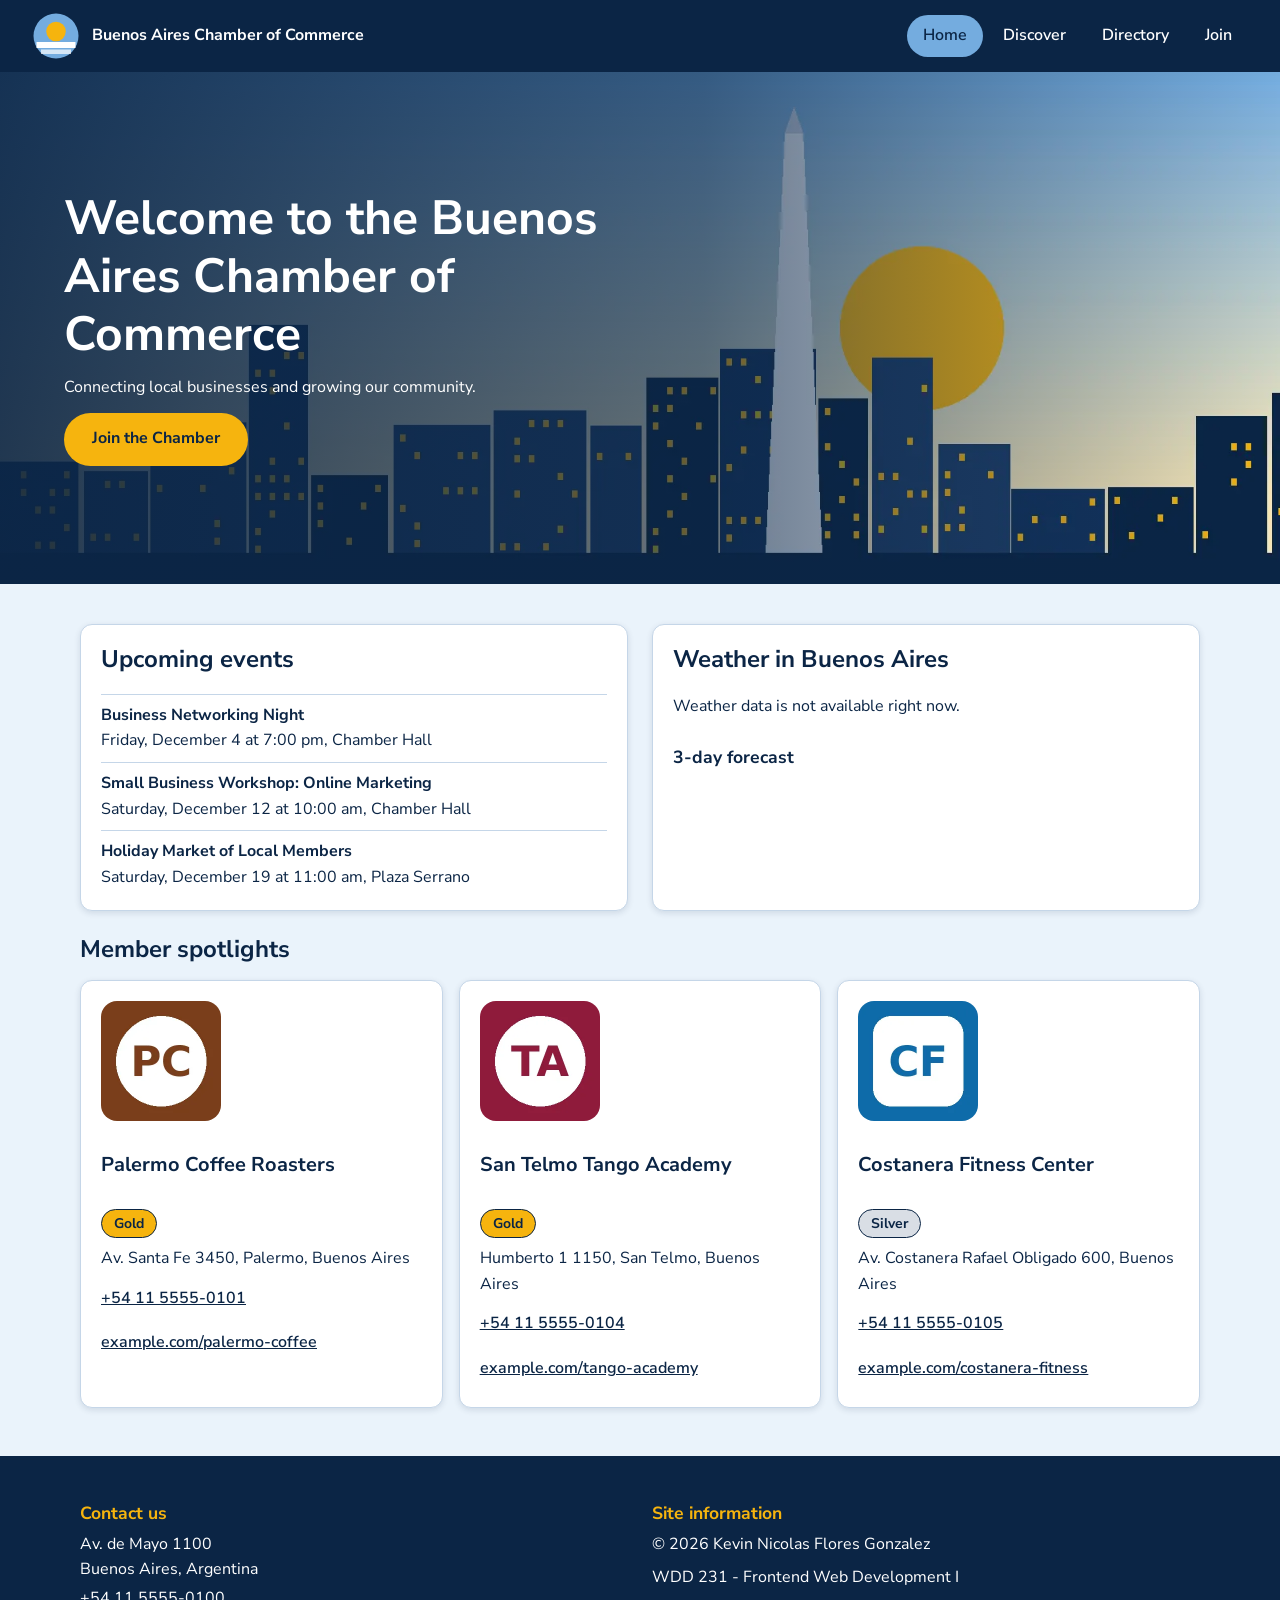
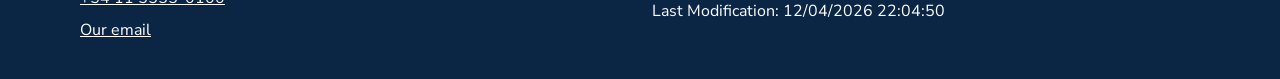
<file: chamber/index.html>
<!DOCTYPE html>
<html lang="en-US">

<head>
    <meta charset="UTF-8">
    <meta name="viewport" content="width=device-width, initial-scale=1.0">
    <title>Buenos Aires Chamber of Commerce – Home</title>
    <meta name="description" content="Welcome to the Buenos Aires Chamber of Commerce. Find local events, the weather, and spotlights of member businesses.">
    <meta name="author" content="kevin nicolas flores gonzalez">

    <meta property="og:type" content="website">
    <meta property="og:title" content="Buenos Aires Chamber of Commerce – Home">
    <meta property="og:description" content="Local events, the weather, and spotlights of member businesses in Buenos Aires.">
    <meta property="og:image" content="https://kevinflores198.github.io/wdd231/chamber/images/chamber-og.jpg">
    <meta property="og:image:alt" content="Buenos Aires Chamber of Commerce">
    <meta property="og:url" content="https://kevinflores198.github.io/wdd231/chamber/index.html">

    <link rel="icon" href="images/favicon.svg" type="image/svg+xml">
    <link rel="icon" href="images/favicon.png" type="image/png" sizes="64x64">
    <link rel="preconnect" href="https://fonts.googleapis.com">
    <link rel="preconnect" href="https://fonts.gstatic.com" crossorigin>
    <link href="https://fonts.googleapis.com/css2?family=Nunito+Sans:wght@400;700&display=swap" rel="stylesheet">
    <link rel="stylesheet" href="styles/normalize-directory.css">
    <link rel="stylesheet" href="styles/small-directory.css">
    <link rel="stylesheet" href="styles/larger-directory.css">
    <script defer src="scripts/navigation-directory.js"></script>
    <script defer src="scripts/getdate-directory.js"></script>
    <script type="module" src="scripts/weather.js"></script>
    <script type="module" src="scripts/home.js"></script>
</head>

<body>
    <header>
        <div class="header-inner">
            <a class="brand" href="index.html">
                <img src="images/logo.svg" alt="" width="48" height="48">
                <span>Buenos Aires Chamber of Commerce</span>
            </a>
            <button id="menu-button" class="menu-button" type="button" aria-expanded="false" aria-controls="site-nav" aria-label="Open menu">☰</button>
        </div>
        <nav id="site-nav" class="site-nav" aria-label="Main">
            <a href="index.html">Home</a>
            <a href="discover.html">Discover</a>
            <a href="directory.html">Directory</a>
            <a href="join.html">Join</a>
        </nav>
    </header>

    <main class="home">
        <section class="hero">
            <picture>
                <source media="(min-width: 48rem)" srcset="images/hero-large.webp" width="1600" height="640">
                <img src="images/hero-small.webp" alt="Illustration of the Buenos Aires skyline and the Obelisco at sunset" width="800" height="600" fetchpriority="high">
            </picture>
            <div class="hero-content">
                <h1>Welcome to the Buenos Aires Chamber of Commerce</h1>
                <p>Connecting local businesses and growing our community.</p>
                <a class="cta" href="join.html">Join the Chamber</a>
            </div>
        </section>

        <div class="home-content">
            <section class="panel" aria-labelledby="events-title">
                <h2 id="events-title">Upcoming events</h2>
                <ul class="event-list">
                    <li>
                        <strong>Business Networking Night</strong>
                        <time datetime="2026-12-04">Friday, December 4</time> at 7:00 pm, Chamber Hall
                    </li>
                    <li>
                        <strong>Small Business Workshop: Online Marketing</strong>
                        <time datetime="2026-12-12">Saturday, December 12</time> at 10:00 am, Chamber Hall
                    </li>
                    <li>
                        <strong>Holiday Market of Local Members</strong>
                        <time datetime="2026-12-19">Saturday, December 19</time> at 11:00 am, Plaza Serrano
                    </li>
                </ul>
            </section>

            <section class="panel" aria-labelledby="weather-title">
                <h2 id="weather-title">Weather in Buenos Aires</h2>
                <p id="weather-message" class="weather-message" role="status"></p>
                <div id="current-weather" class="current-weather"></div>
                <h3>3-day forecast</h3>
                <ul id="forecast" class="forecast"></ul>
            </section>

            <section class="spotlights" aria-labelledby="spotlights-title">
                <h2 id="spotlights-title">Member spotlights</h2>
                <p id="spotlight-message" role="status"></p>
                <div id="spotlight-list" class="spotlight-list"></div>
            </section>
        </div>
    </main>

    <footer>
        <div class="footer-content">
            <section>
                <h2>Contact us</h2>
                <address>
                    Av. de Mayo 1100<br>
                    Buenos Aires, Argentina<br>
                    <a href="tel:+541155550100">+54 11 5555-0100</a><br>
                    <a href="mailto:kevinfloresg1998@gmail.com">Our email</a>
                </address>
            </section>
            <section>
                <h2>Site information</h2>
                <p>&copy; <span id="currentyear"></span> Kevin Nicolas Flores Gonzalez</p>
                <p>WDD 231 - Frontend Web Development I</p>
                <p id="lastmodified"></p>
            </section>
        </div>
    </footer>
</body>

</html>
</file>
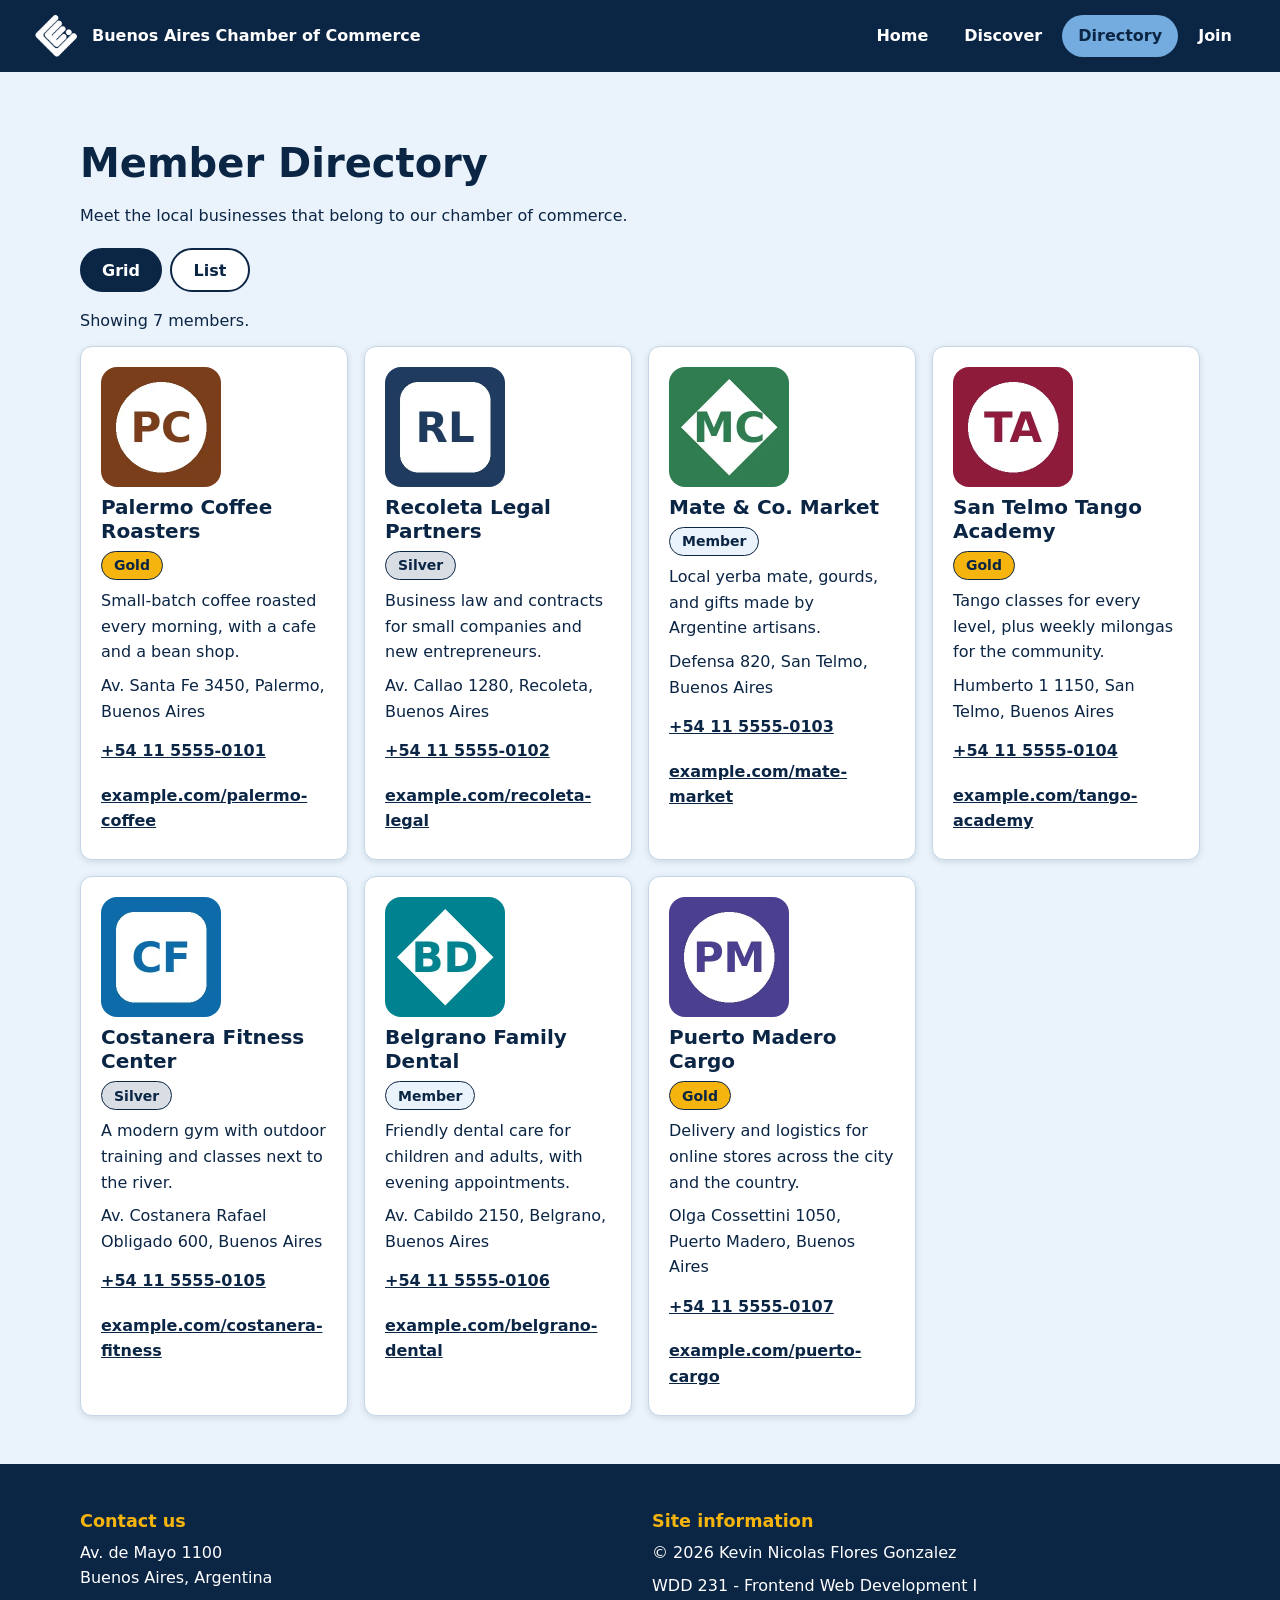
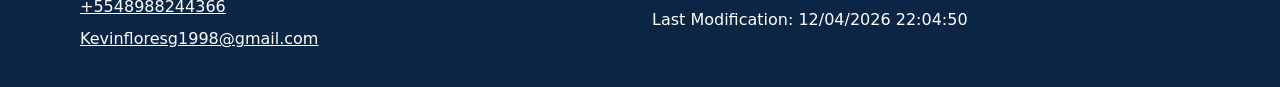
<file: directory.html>
<!DOCTYPE html>
<html lang="en-US">

<head>
    <meta charset="UTF-8">
    <meta name="viewport" content="width=device-width, initial-scale=1.0">
    <title>Member Directory – Buenos Aires Chamber of Commerce</title>
    <meta name="description"
        content="Browse the member businesses of the Buenos Aires Chamber of Commerce in a grid or a list, with address, phone, and website.">
    <meta name="author" content="kevin nicolas flores gonzalez">

    <meta property="og:type" content="website">
    <meta property="og:title" content="Member Directory – Buenos Aires Chamber of Commerce">
    <meta property="og:description"
        content="Browse the member businesses of the Buenos Aires Chamber of Commerce in a grid or a list.">
    <meta property="og:image" content="https://kevinflores198.github.io/wdd231/chamber/images/chamber-og.jpg">
    <meta property="og:image:alt" content="Buenos Aires Chamber of Commerce member directory">
    <meta property="og:url" content="https://kevinflores198.github.io/wdd231/chamber/directory.html">
    <link rel="preconnect" href="https://fonts.googleapis.com">
    <link rel="preconnect" href="https://fonts.gstatic.com" crossorigin>
    <link href="https://fonts.googleapis.com/css2?family=Nunito+Sans:wght@400;700&display=swap" rel="stylesheet">
    <link rel="icon" href="images/favicon.svg" type="image/svg+xml">
    <link rel="icon" href="images/favicon.png" type="image/png" sizes="64x64">
    <link rel="stylesheet" href="styles/normalize-directory.css">
    <link rel="stylesheet" href="styles/small-directory.css">
    <link rel="stylesheet" href="styles/larger-directory.css">
    <script defer src="scripts/navigation-directory.js"></script>
    <script defer src="scripts/getdate-directory.js"></script>
    <script defer src="scripts/directory.js"></script>
</head>

<body>
    <header>
        <div class="header-inner">
            <a class="brand" href="index.html">
                <img src="images/logo-no-back.png" alt="" width="48" height="48">
                <span>Buenos Aires Chamber of Commerce</span>
            </a>
            <button id="menu-button" class="menu-button" type="button" aria-expanded="false" aria-controls="site-nav"
                aria-label="Open menu">☰</button>
        </div>
        <nav id="site-nav" class="site-nav" aria-label="Main">
            <a href="index.html">Home</a>
            <a href="discover.html">Discover</a>
            <a href="directory.html">Directory</a>
            <a href="join.html">Join</a>
        </nav>
    </header>

    <main>
        <section class="page-heading">
            <h1>Member Directory</h1>
            <p>Meet the local businesses that belong to our chamber of commerce.</p>
        </section>

        <div class="view-controls">
            <button id="grid-button" type="button" aria-pressed="true">Grid</button>
            <button id="list-button" type="button" aria-pressed="false">List</button>
        </div>
        <p id="members-message" class="members-message" role="status"></p>

        <div id="members" class="members grid"></div>
    </main>

    <footer>
        <div class="footer-content">
            <section>
                <h2>Contact us</h2>
                <address>
                    Av. de Mayo 1100<br>
                    Buenos Aires, Argentina<br>
                    <a href="tel:+5548988244366">+5548988244366</a><br>
                    <a href="mailto:kevinfloresg1998@gmail.com">Kevinfloresg1998@gmail.com</a>
                </address>
            </section>
            <section>
                <h2>Site information</h2>
                <p>&copy; <span id="currentyear"></span> Kevin Nicolas Flores Gonzalez</p>
                <p>WDD 231 - Frontend Web Development I</p>
                <p id="lastmodified"></p>
            </section>
        </div>
    </footer>
</body>

</html>
</file>
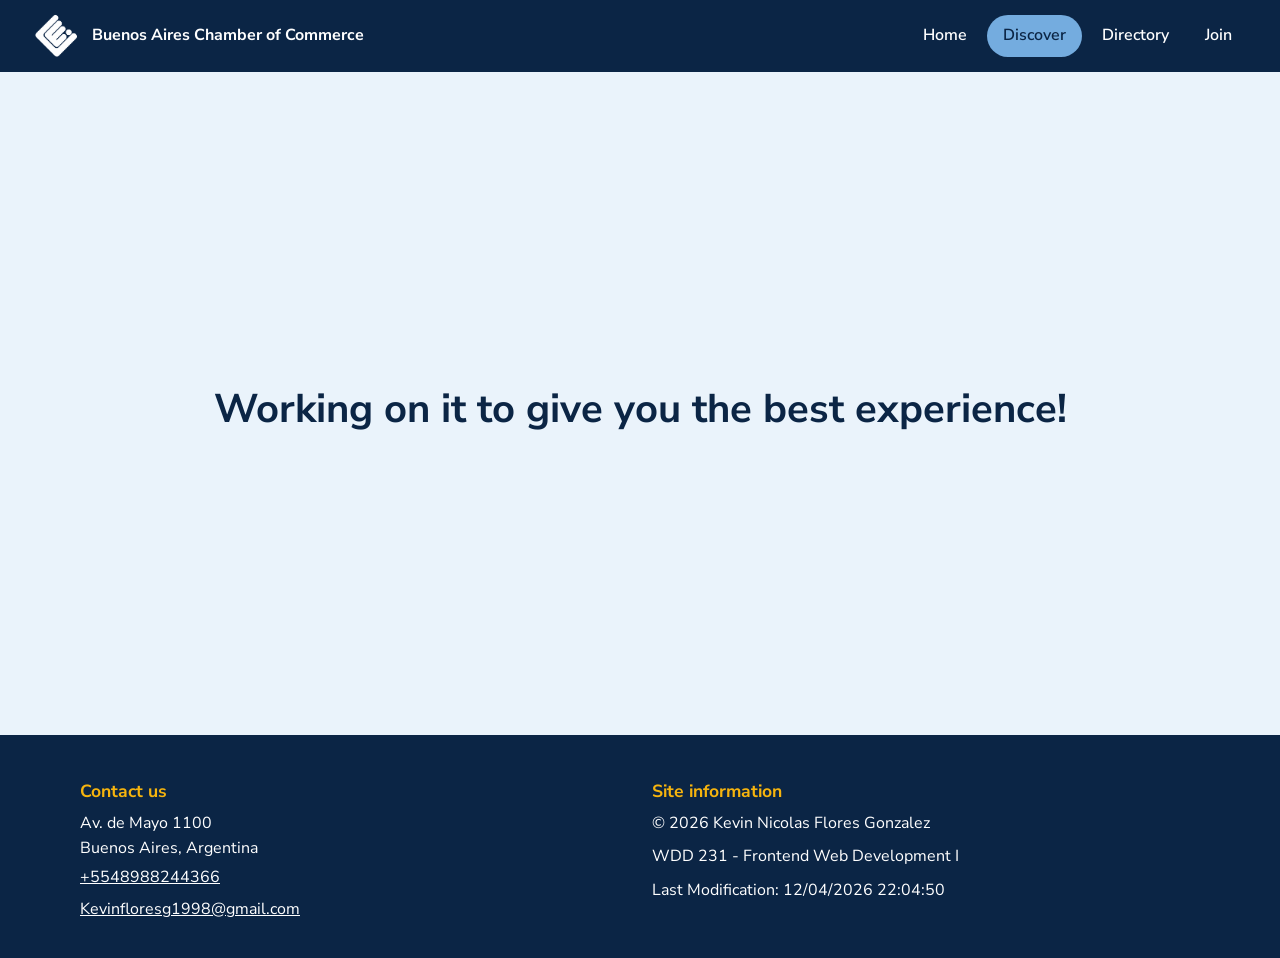
<file: chamber/discover.html>
<!DOCTYPE html>
<html lang="en-US">

<head>
    <meta charset="UTF-8">
    <meta name="viewport" content="width=device-width, initial-scale=1.0">
    <title>Member Directory – Buenos Aires Chamber of Commerce</title>
    <meta name="description"
        content="Browse the member businesses of the Buenos Aires Chamber of Commerce in a grid or a list, with address, phone, and website.">
    <meta name="author" content="kevin nicolas flores gonzalez">

    <meta property="og:type" content="website">
    <meta property="og:title" content="Member Directory – Buenos Aires Chamber of Commerce">
    <meta property="og:description"
        content="Browse the member businesses of the Buenos Aires Chamber of Commerce in a grid or a list.">
    <meta property="og:image" content="https://kevinflores198.github.io/wdd231/chamber/images/chamber-og.jpg">
    <meta property="og:image:alt" content="Buenos Aires Chamber of Commerce member directory">
    <meta property="og:url" content="https://kevinflores198.github.io/wdd231/chamber/directory.html">
    <link rel="preconnect" href="https://fonts.googleapis.com">
    <link rel="preconnect" href="https://fonts.gstatic.com" crossorigin>
    <link href="https://fonts.googleapis.com/css2?family=Nunito+Sans:wght@400;700&display=swap" rel="stylesheet">
    <link rel="icon" href="images/favicon.svg" type="image/svg+xml">
    <link rel="icon" href="images/favicon.png" type="image/png" sizes="64x64">
    <link rel="stylesheet" href="styles/normalize-directory.css">
    <link rel="stylesheet" href="styles/small-directory.css">
    <link rel="stylesheet" href="styles/larger-directory.css">
    <script defer src="scripts/navigation-directory.js"></script>
    <script defer src="scripts/getdate-directory.js"></script>
    <script defer src="scripts/directory.js"></script>
</head>

<body>
    <header>
        <div class="header-inner">
            <a class="brand" href="index.html">
                <img src="images/logo-no-back.png" alt="" width="48" height="48">
                <span>Buenos Aires Chamber of Commerce</span>
            </a>
            <button id="menu-button" class="menu-button" type="button" aria-expanded="false" aria-controls="site-nav"
                aria-label="Open menu">☰</button>
        </div>
        <nav id="site-nav" class="site-nav" aria-label="Main">
            <a href="index.html">Home</a>
            <a href="discover.html">Discover</a>
            <a href="directory.html">Directory</a>
            <a href="join.html">Join</a>
        </nav>
    </header>

    <main>
        <section class="page-heading">
            <h1 style="height: 60vh; display: flex; justify-content: center; align-items: center;">Working on it to give you the best experience!</h1>
        </section>

    </main>

    <footer>
        <div class="footer-content">
            <section>
                <h2>Contact us</h2>
                <address>
                    Av. de Mayo 1100<br>
                    Buenos Aires, Argentina<br>
                    <a href="tel:+5548988244366">+5548988244366</a><br>
                    <a href="mailto:kevinfloresg1998@gmail.com">Kevinfloresg1998@gmail.com</a>
                </address>
            </section>
            <section>
                <h2>Site information</h2>
                <p>&copy; <span id="currentyear"></span> Kevin Nicolas Flores Gonzalez</p>
                <p>WDD 231 - Frontend Web Development I</p>
                <p id="lastmodified"></p>
            </section>
        </div>
    </footer>
</body>

</html>
</file>
<file: chamber/styles/small-directory.css>
:root {
    --navy: #0B2545;
    --sky: #74ACDF;
    --sky-light: #EAF3FB;
    --gold: #F6B40E;
    --white: #FFFFFF;
    --border: #C5D6E8;
    --radius: 0.75rem;
}

body {
    background-color: var(--sky-light);
    color: var(--navy);
    margin: 0;
    font-family: "Nunito Sans", system-ui, sans-serif;
    line-height: 1.6;
}

h1,
h2 {
    line-height: 1.2;
}

:focus-visible {
    outline: 3px solid var(--navy);
    outline-offset: 2px;
}


header {
    position: relative;
    background-color: var(--navy);
    color: var(--white);
}

header :focus-visible,
footer :focus-visible {
    outline-color: var(--gold);
}

.header-inner {
    display: flex;
    align-items: center;
    justify-content: space-between;
    gap: 1rem;
    padding: 0.75rem 1rem;
}

.brand {
    display: flex;
    align-items: center;
    gap: 0.75rem;
    color: var(--white);
    font-weight: 700;
    line-height: 1.2;
    text-decoration: none;
}

.brand img {
    flex-shrink: 0;
}

.menu-button {
    flex-shrink: 0;
    width: 2.75rem;
    height: 2.75rem;
    border: 2px solid var(--white);
    border-radius: var(--radius);
    background-color: #ffffff00;
    color: var(--white);
    font-size: 1.5rem;
    line-height: 1;
    cursor: pointer;
}

.site-nav {
    position: absolute;
    top: 100%;
    left: 0;
    right: 0;
    z-index: 10;
    display: flex;
    flex-direction: column;
    max-height: 0;
    overflow: hidden;
    background-color: var(--navy);
    opacity: 0;
    visibility: hidden;
    transition: max-height 0.4s ease, opacity 0.3s ease, visibility 0.3s;
}

.site-nav.open {
    max-height: 20rem;
    opacity: 1;
    visibility: visible;
}

.site-nav a {
    padding: 0.85rem 1rem;
    border-top: 1px solid #ffffff40;
    color: var(--white);
    font-weight: 600;
    text-decoration: none;
    transition: background-color 0.3s ease, color 0.3s ease;
}

.site-nav a:hover {
    background-color: var(--gold);
    color: var(--navy);
}

.site-nav a[aria-current="page"] {
    background-color: var(--sky);
    color: var(--navy);
}


main {
    display: block;
    max-width: 70rem;
    margin: 0 auto;
    padding: 1.5rem 1rem 2rem;
}

.page-heading h1 {
    margin-bottom: 0.5rem;
    font-size: 2rem;
}

.view-controls {
    display: flex;
    align-items: center;
    gap: 0.5rem;
    margin: 1.25rem 0 0.75rem;
    font-weight: 600;
}

.view-controls button {
    min-width: 5rem;
    min-height: 2.75rem;
    padding: 0 1.25rem;
    border: 2px solid var(--navy);
    border-radius: 999px;
    background-color: var(--white);
    color: var(--navy);
    font: inherit;
    font-weight: 600;
    cursor: pointer;
    transition: background-color 0.3s ease, color 0.3s ease;
}

.view-controls button[aria-pressed="true"] {
    background-color: var(--navy);
    color: var(--white);
}

.members-message {
    margin-bottom: 0.75rem;
}


.members {
    display: grid;
    gap: 1rem;
}

.members.grid {
    grid-template-columns: repeat(auto-fill, minmax(min(100%, 16rem), 1fr));
}

.member-card,
.panel {
    display: grid;
    align-content: start;
    gap: 0.5rem;
    padding: 1.25rem;
    background-color: var(--white);
    border: 1px solid var(--border);
    border-radius: var(--radius);
    box-shadow: 0 2px 6px #0b25451f;
}

.member-image {
    width: 7.5rem;
    height: 7.5rem;
    border-radius: 1rem;
}

.member-card h2,
.member-card p {
    margin: 0;
}

.member-name {
    font-size: 1.25rem;
}

.badge {
    justify-self: start;
    padding: 0.15rem 0.75rem;
    border: 1px solid var(--navy);
    border-radius: 999px;
    font-size: 0.875rem;
    font-weight: 700;
}

.badge-1 {
    background-color: var(--sky-light);
}

.badge-2 {
    background-color: #D9DEE5;
}

.badge-3 {
    background-color: var(--gold);
}

.member-card a {
    display: inline-block;
    padding: 0.35rem 0;
    color: var(--navy);
    font-weight: 600;
    overflow-wrap: anywhere;
}

.members.list .member-image {
    display: none;
}


main.home {
    max-width: none;
    padding: 0;
}

.hero {
    position: relative;
}

.hero img {
    display: block;
    width: 100%;
    height: 24rem;
    object-fit: cover;
}

.hero-content {
    position: absolute;
    inset: 0;
    display: flex;
    flex-direction: column;
    align-items: flex-start;
    justify-content: center;
    gap: 0.75rem;
    padding: 1.5rem;
    background-color: #0b2545b3;
    color: var(--white);
}

.hero-content h1 {
    margin: 0;
    font-size: 1.75rem;
}

.hero-content p {
    margin: 0;
}

.cta {
    display: inline-block;
    padding: 0.85rem 1.75rem;
    border-radius: 999px;
    background-color: var(--gold);
    color: var(--navy);
    font-weight: 700;
    text-decoration: none;
    transition: background-color 0.3s ease;
}

.cta:hover {
    background-color: var(--white);
}

.home-content {
    display: grid;
    gap: 1.5rem;
    max-width: 70rem;
    margin: 0 auto;
    padding: 1.5rem 1rem 2rem;
}

.panel h2,
.spotlights h2 {
    margin: 0 0 0.75rem;
    font-size: 1.5rem;
}

.panel h3 {
    margin: 0.5rem 0 0;
    font-size: 1.1rem;
}

.event-list,
.forecast {
    display: grid;
    gap: 0.5rem;
    margin: 0;
    padding: 0;
    list-style: none;
}

.event-list li,
.forecast li {
    padding-top: 0.5rem;
    border-top: 1px solid var(--border);
}

.event-list strong,
.forecast strong {
    display: block;
}

.current-weather {
    display: flex;
    align-items: center;
    gap: 1rem;
}

.current-weather p,
.weather-message {
    margin: 0;
}

.current-temp {
    font-size: 2.5rem;
    font-weight: 700;
    line-height: 1;
}

.spotlight-list {
    display: grid;
    gap: 1rem;
}


footer {
    padding: 1.5rem 1rem;
    background-color: var(--navy);
    color: var(--white);
}

.footer-content {
    display: grid;
    gap: 1.5rem;
    max-width: 70rem;
    margin: 0 auto;
}

footer h2 {
    margin-bottom: 0.5rem;
    color: var(--gold);
    font-size: 1.1rem;
}

footer p {
    margin: 0 0 0.5rem;
}

footer a {
    display: inline-block;
    padding: 0.2rem 0;
    color: var(--white);
}

address {
    font-style: normal;
}
</file>
<file: chamber/styles/larger-directory.css>
@media screen and (min-width: 48rem) {
    header {
        display: flex;
        align-items: center;
        justify-content: space-between;
        padding-right: 2rem;
    }

    .header-inner {
        padding: 0.75rem 2rem;
    }

    .menu-button {
        display: none;
    }

    .site-nav {
        position: static;
        flex-direction: row;
        gap: 0.25rem;
        max-height: none;
        overflow: visible;
        background-color: #ffffff00;
        opacity: 1;
        visibility: visible;
    }

    .site-nav a {
        padding: 0.5rem 1rem;
        border-top: 0;
        border-radius: 999px;
    }

    main {
        padding: 2.5rem 2rem 3rem;
    }

    .page-heading h1 {
        font-size: 2.5rem;
    }

    .members.list .member-card {
        grid-template-columns: 1.4fr 1.6fr 1.1fr 1.2fr;
        grid-template-areas:
            "name address phone site"
            "badge description description description";
        align-items: center;
        column-gap: 1.5rem;
    }

    .members.list .member-name {
        grid-area: name;
    }

    .members.list .badge {
        grid-area: badge;
    }

    .members.list .member-description {
        grid-area: description;
    }

    .members.list .member-address {
        grid-area: address;
    }

    .members.list .member-phone {
        grid-area: phone;
    }

    .members.list .member-site {
        grid-area: site;
    }

    footer {
        padding: 2rem;
    }

    .footer-content {
        grid-template-columns: repeat(2, 1fr);
    }

    .hero img {
        height: 32rem;
    }

    .hero-content {
        padding: 3rem 4rem;
        background-color: #ffffff00;

        background-image: linear-gradient(90deg, #0b2545e6 0%, #0b254599 55%, #0b254500 100%);
    }

    .hero-content > * {
        max-width: 36rem;
    }

    .hero-content h1 {
        font-size: 3rem;
    }

    .home-content {
        grid-template-columns: repeat(2, 1fr);
        padding: 2.5rem 2rem 3rem;
    }

    .spotlights {
        grid-column: 1 / -1;
    }

    .spotlight-list {
        grid-template-columns: repeat(3, 1fr);
    }
}
</file>
<file: styles/small-directory.css>
:root {
    --navy: #0B2545;
    --sky: #74ACDF;
    --sky-light: #EAF3FB;
    --gold: #F6B40E;
    --white: #FFFFFF;
    --border: #C5D6E8;
    --radius: 0.75rem;
}

body {
    background-color: var(--sky-light);
    color: var(--navy);
    font-family: "Segoe UI", system-ui, -apple-system, Roboto, Arial, sans-serif;
    line-height: 1.6;
    margin: 0;
}

h1,
h2 {
    line-height: 1.2;
}

:focus-visible {
    outline: 3px solid var(--navy);
    outline-offset: 2px;
}

/* Header and navigation */
header {
    position: relative;
    background-color: var(--navy);
    color: var(--white);
}

header :focus-visible,
footer :focus-visible {
    outline-color: var(--gold);
}

.header-inner {
    display: flex;
    align-items: center;
    justify-content: space-between;
    gap: 1rem;
    padding: 0.75rem 1rem;
}

.brand {
    display: flex;
    align-items: center;
    gap: 0.75rem;
    color: var(--white);
    font-weight: 700;
    line-height: 1.2;
    text-decoration: none;
}

.brand img {
    flex-shrink: 0;
}

.menu-button {
    flex-shrink: 0;
    width: 2.75rem;
    height: 2.75rem;
    border: 2px solid var(--white);
    border-radius: var(--radius);
    background-color: transparent;
    color: var(--white);
    font-size: 1.5rem;
    line-height: 1;
    cursor: pointer;
}

.site-nav {
    position: absolute;
    top: 100%;
    left: 0;
    right: 0;
    z-index: 10;
    display: flex;
    flex-direction: column;
    max-height: 0;
    overflow: hidden;
    background-color: var(--navy);
    opacity: 0;
    visibility: hidden;
    transition: max-height 0.4s ease, opacity 0.3s ease, visibility 0.3s;
}

.site-nav.open {
    max-height: 20rem;
    opacity: 1;
    visibility: visible;
}

.site-nav a {
    padding: 0.85rem 1rem;
    border-top: 1px solid rgba(255, 255, 255, 0.25);
    color: var(--white);
    font-weight: 600;
    text-decoration: none;
    transition: background-color 0.3s ease, color 0.3s ease;
}

.site-nav a:hover {
    background-color: var(--gold);
    color: var(--navy);
}

.site-nav a[aria-current="page"] {
    background-color: var(--sky);
    color: var(--navy);
}

/* Main content */
main {
    max-width: 70rem;
    margin: 0 auto;
    padding: 1.5rem 1rem 2rem;
    display: block;
}

.page-heading h1 {
    margin-bottom: 0.5rem;
    font-size: 2rem;
}

.view-controls {
    display: flex;
    align-items: center;
    gap: 0.5rem;
    margin: 1.25rem 0 0.75rem;
    font-weight: 600;
}

.view-controls button {
    min-width: 5rem;
    min-height: 2.75rem;
    padding: 0 1.25rem;
    border: 2px solid var(--navy);
    border-radius: 999px;
    background-color: var(--white);
    color: var(--navy);
    font: inherit;
    font-weight: 600;
    cursor: pointer;
    transition: background-color 0.3s ease, color 0.3s ease;
}

.view-controls button[aria-pressed="true"] {
    background-color: var(--navy);
    color: var(--white);
}

.members-message {
    margin-bottom: 0.75rem;
}

/* Member cards */
.members {
    display: grid;
    gap: 1rem;
}

.members.grid {
    grid-template-columns: repeat(auto-fill, minmax(min(100%, 16rem), 1fr));
}

.member-card {
    display: grid;
    align-content: start;
    gap: 0.5rem;
    padding: 1.25rem;
    background-color: var(--white);
    border: 1px solid var(--border);
    border-radius: var(--radius);
    box-shadow: 0 2px 6px rgba(11, 37, 69, 0.12);
}

.member-image {
    width: 7.5rem;
    height: 7.5rem;
    border-radius: 1rem;
}

.member-card h2,
.member-card p {
    margin: 0;
}

.member-name {
    font-size: 1.25rem;
}

.badge {
    justify-self: start;
    padding: 0.15rem 0.75rem;
    border: 1px solid var(--navy);
    border-radius: 999px;
    font-size: 0.875rem;
    font-weight: 700;
}

.badge-1 {
    background-color: var(--sky-light);
}

.badge-2 {
    background-color: #D9DEE5;
}

.badge-3 {
    background-color: var(--gold);
}

.member-card a {
    display: inline-block;
    padding: 0.35rem 0;
    color: var(--navy);
    font-weight: 600;
    overflow-wrap: anywhere;
}

.members.list .member-image {
    display: none;
}

/* Footer */
footer {
    padding: 1.5rem 1rem;
    background-color: var(--navy);
    color: var(--white);
}

.footer-content {
    display: grid;
    gap: 1.5rem;
    max-width: 70rem;
    margin: 0 auto;
}

footer h2 {
    margin-bottom: 0.5rem;
    color: var(--gold);
    font-size: 1.1rem;
}

footer p {
    margin: 0 0 0.5rem;
}

footer a {
    display: inline-block;
    padding: 0.2rem 0;
    color: var(--white);
}

address {
    font-style: normal;
}
</file>
<file: styles/larger-directory.css>
@media screen and (min-width: 48rem) {
    header {
        display: flex;
        align-items: center;
        justify-content: space-between;
        padding-right: 2rem;
    }

    .header-inner {
        padding: 0.75rem 2rem;
    }

    .menu-button {
        display: none;
    }

    .site-nav {
        position: static;
        flex-direction: row;
        gap: 0.25rem;
        max-height: none;
        overflow: visible;
        background-color: transparent;
        opacity: 1;
        visibility: visible;
    }

    .site-nav a {
        padding: 0.5rem 1rem;
        border-top: 0;
        border-radius: 999px;
    }

    main {
        padding: 2.5rem 2rem 3rem;
    }

    .page-heading h1 {
        font-size: 2.5rem;
    }

    .members.list .member-card {
        grid-template-columns: 1.4fr 1.6fr 1.1fr 1.2fr;
        grid-template-areas:
            "name address phone site"
            "badge description description description";
        align-items: center;
        column-gap: 1.5rem;
    }

    .members.list .member-name {
        grid-area: name;
    }

    .members.list .badge {
        grid-area: badge;
    }

    .members.list .member-description {
        grid-area: description;
    }

    .members.list .member-address {
        grid-area: address;
    }

    .members.list .member-phone {
        grid-area: phone;
    }

    .members.list .member-site {
        grid-area: site;
    }

    footer {
        padding: 2rem;
    }

    .footer-content {
        grid-template-columns: repeat(2, 1fr);
    }
}
</file>
